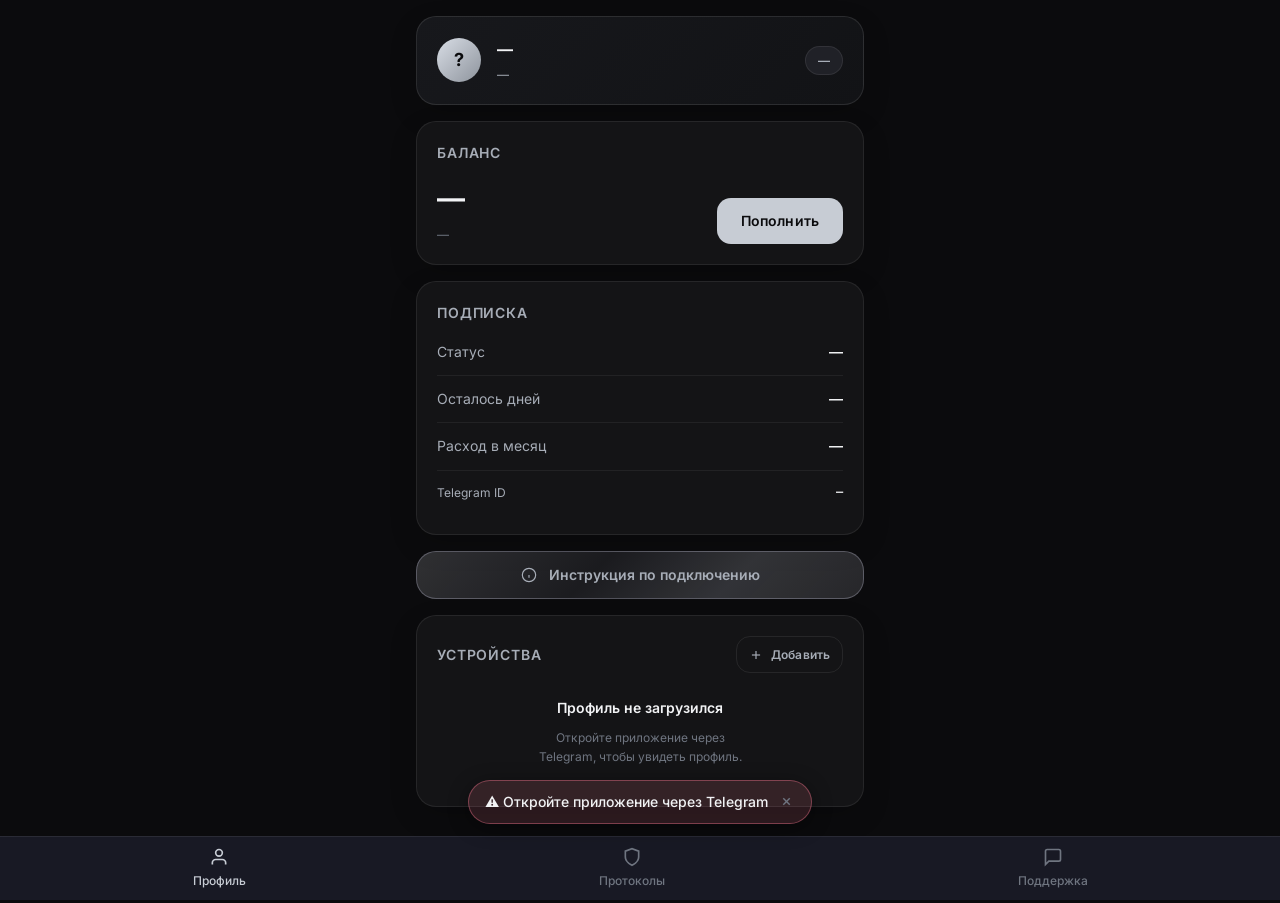
<file: webapp/index.html>
<!DOCTYPE html>
<html lang="ru">
<head>
  <meta charset="UTF-8">
  <meta name="viewport" content="width=device-width, initial-scale=1.0, viewport-fit=cover">
  <title>Metron VPN</title>
  <script>window.location.replace('pages/profile.html' + window.location.search);</script>
</head>
<body></body>
</html>
</file>
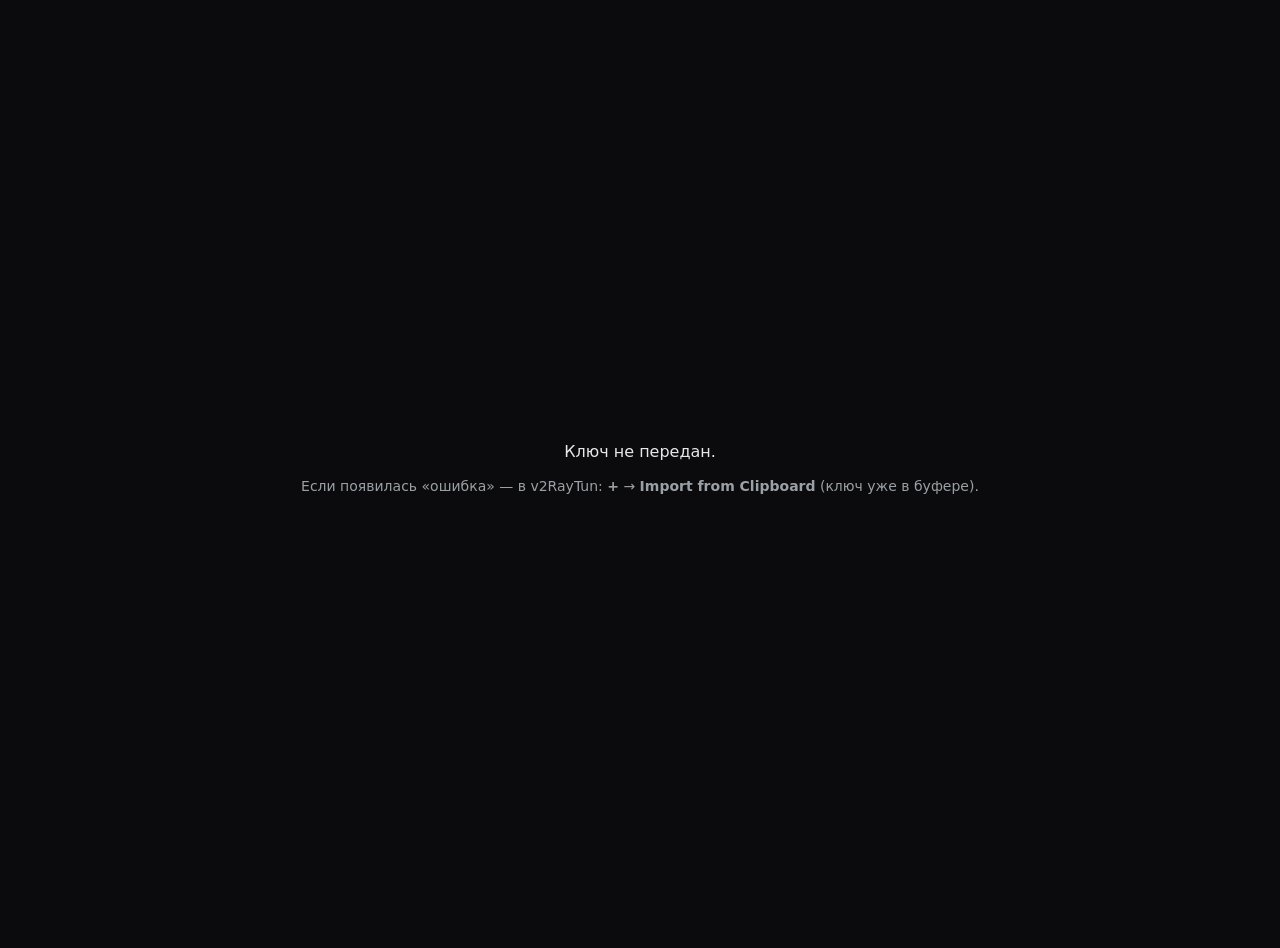
<file: webapp/pages/import-v2raytun.html>
<!DOCTYPE html>
<html lang="ru">
<head>
  <meta charset="UTF-8">
  <meta name="viewport" content="width=device-width, initial-scale=1.0">
  <title>Открытие v2RayTun…</title>
  <style>
    body {
      font-family: system-ui, sans-serif;
      background: #0b0b0d;
      color: #e8e8ea;
      display: flex;
      align-items: center;
      justify-content: center;
      min-height: 100vh;
      margin: 0;
      padding: 24px;
      text-align: center;
    }
    p { margin: 0 0 12px; line-height: 1.5; }
    a { color: #7aa2f7; word-break: break-all; }
    .hint { font-size: 14px; color: #9aa0a6; }
    .actions { margin-top: 16px; display: flex; flex-direction: column; gap: 10px; }
    .btn-link {
      display: inline-block;
      padding: 12px 16px;
      border-radius: 10px;
      background: #1a1a22;
      color: #e8e8ea;
      text-decoration: none;
      font-size: 15px;
    }
  </style>
</head>
<body>
  <div>
    <p id="status">Ключ скопирован. Открываем v2RayTun…</p>
    <p class="hint" id="hint">
      Если появилась «ошибка» — в v2RayTun: <strong>+</strong> → <strong>Import from Clipboard</strong>
      (ключ уже в буфере).
    </p>
    <div class="actions" id="actions" style="display:none;"></div>
  </div>
  <script>
    (function () {
      function copyToClipboard(text) {
        if (navigator.clipboard && window.isSecureContext) {
          return navigator.clipboard.writeText(text).catch(fallbackCopy);
        }
        return fallbackCopy();
        function fallbackCopy() {
          var ta = document.createElement('textarea');
          ta.value = text;
          ta.setAttribute('readonly', '');
          ta.style.position = 'fixed';
          ta.style.left = '-9999px';
          document.body.appendChild(ta);
          ta.select();
          try {
            document.execCommand('copy');
          } catch (e) { /* ignore */ }
          document.body.removeChild(ta);
          return Promise.resolve();
        }
      }

      /** Как в profile.js: не encodeURIComponent целиком. */
      function vlessForImport(vless) {
        return vless.replace(/#/g, '%23');
      }

      function tryNavigate(url) {
        try {
          window.location.replace(url);
        } catch (e) {
          window.location.href = url;
        }
      }

      var params = new URLSearchParams(window.location.search);
      var encoded = params.get('c');
      if (!encoded) {
        document.getElementById('status').textContent = 'Ключ не передан.';
        return;
      }

      var vless;
      try {
        var b64 = encoded.replace(/-/g, '+').replace(/_/g, '/');
        var padded = b64 + '='.repeat((4 - (b64.length % 4)) % 4);
        vless = decodeURIComponent(escape(atob(padded)));
      } catch (e) {
        document.getElementById('status').textContent = 'Не удалось разобрать ключ.';
        return;
      }

      var importPath = vlessForImport(vless);
      var deeplinkImport = 'v2raytun://import/' + importPath;
      var deeplinkVless = vless;

      copyToClipboard(vless);

      var actions = document.getElementById('actions');
      actions.style.display = 'flex';

      function addLink(label, href) {
        var a = document.createElement('a');
        a.className = 'btn-link';
        a.href = href;
        a.textContent = label;
        actions.appendChild(a);
      }

      addLink('Открыть в v2RayTun (импорт)', deeplinkImport);
      addLink('Открыть как vless://', deeplinkVless);

      // 1) официальный import с сырым VLESS (только # → %23)
      tryNavigate(deeplinkImport);

      // 2) запасной: системный обработчик vless://
      setTimeout(function () {
        tryNavigate(deeplinkVless);
      }, 700);

      setTimeout(function () {
        document.getElementById('status').textContent =
          'Если v2RayTun не импортировал ключ — нажмите кнопку ниже или вставьте из буфера (+ → Import from Clipboard).';
      }, 2000);
    })();
  </script>
</body>
</html>
</file>
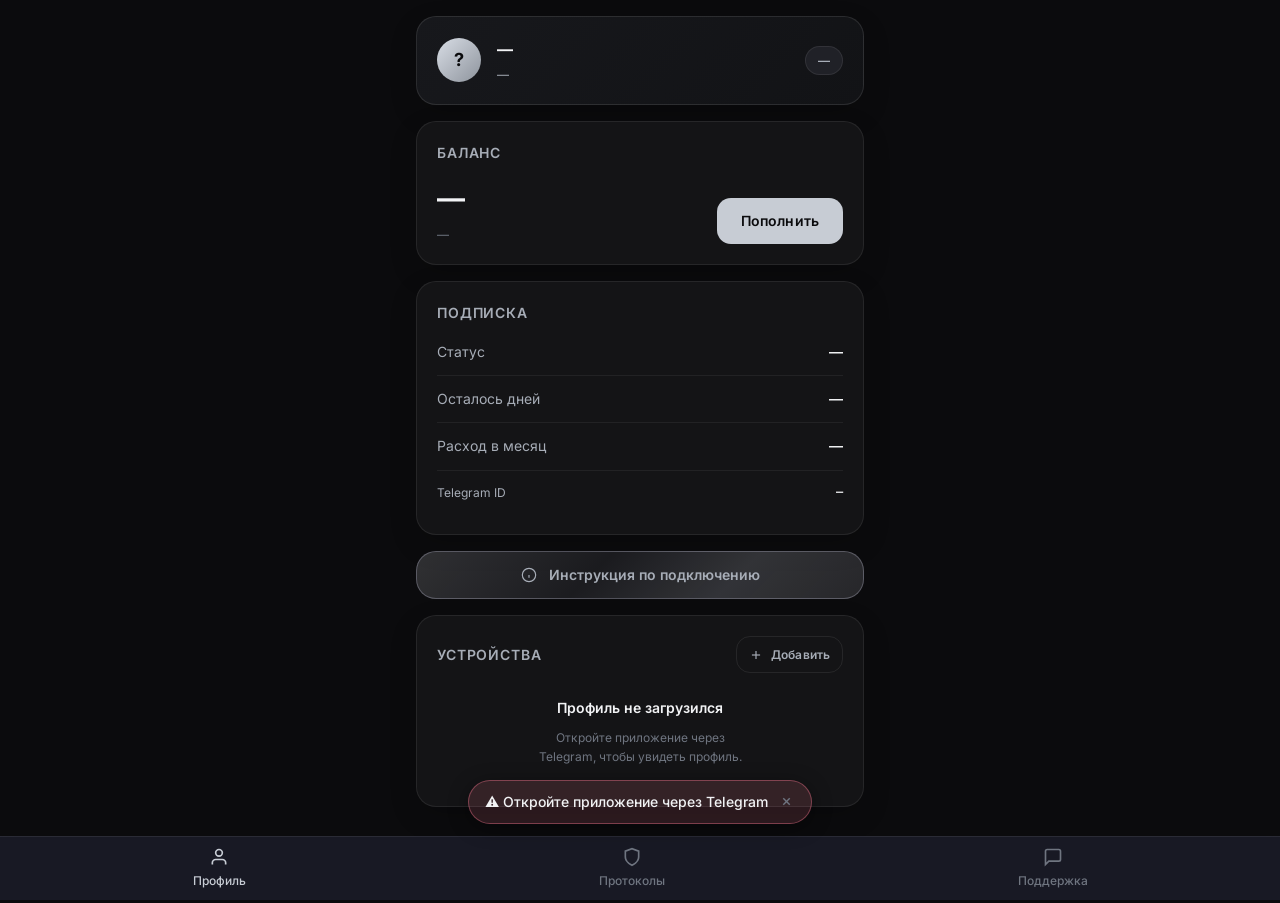
<file: webapp/pages/profile.html>
<!DOCTYPE html>
<html lang="ru">
<head>
  <meta charset="UTF-8">
  <meta name="viewport" content="width=device-width, initial-scale=1.0, viewport-fit=cover">
  <title>Metron — Профиль</title>
  <link rel="stylesheet" href="../assets/css/base.css">
  <link rel="stylesheet" href="../assets/css/animations.css">
  <link rel="stylesheet" href="../assets/css/components.css">
  <link rel="stylesheet" href="../assets/css/pages/profile.css">
</head>
<body>

  <main class="container page profile-page">

    <!-- Шапка: аватар + имя + статус -->
    <div class="card card-accent profile-hero" style="display:flex; align-items:center; gap:var(--space-4); margin-bottom:var(--space-4);">
      <div class="avatar" id="user-avatar">?</div>
      <div class="profile-identity" style="flex:1; min-width:0;">
        <div id="user-name" class="profile-name" style="font-weight:700; font-size:var(--text-base); white-space:nowrap; overflow:hidden; text-overflow:ellipsis;">—</div>
        <div id="user-username" class="text-muted profile-username" style="font-size:var(--text-xs);">—</div>
      </div>
      <span class="badge badge-muted" id="status-badge">—</span>
    </div>

    <!-- Баланс -->
    <div class="card profile-balance-card" style="margin-bottom:var(--space-4);">
      <div class="card-title" style="margin-bottom:var(--space-3);">Баланс</div>
      <div class="profile-balance-row" style="display:flex; align-items:flex-end; justify-content:space-between;">
        <div>
          <div class="balance-amount" id="balance-amount">—</div>
          <div class="balance-sub" id="balance-sub">—</div>
        </div>
        <button class="btn btn-primary profile-topup-btn" id="btn-topup" onclick="openTopup()" style="flex-shrink:0;">Пополнить</button>
      </div>
    </div>

    <!-- Статус подписки -->
    <div class="card profile-status-card" id="card-status" style="margin-bottom:var(--space-4);">
      <div class="card-title" style="margin-bottom:var(--space-1);">Подписка</div>
      <div class="stat-row">
        <span class="stat-label">Статус</span>
        <span class="stat-value" id="sub-status">—</span>
      </div>
      <div class="stat-row">
        <span class="stat-label">Осталось дней</span>
        <span class="stat-value" id="sub-days">—</span>
      </div>
      <div class="stat-row">
        <span class="stat-label">Расход в месяц</span>
        <span class="stat-value" id="sub-cost">—</span>
      </div>
      <div class="stat-row" style="border-top:1px solid var(--color-divider); padding-top:var(--space-3);">
        <span class="stat-label" style="font-size:var(--text-xs);">Telegram ID</span>
        <span class="stat-value font-mono" id="user-tg-id" style="font-size:var(--text-xs);">—</span>
      </div>
    </div>

    <!-- Инструкция -->
    <button class="btn-instruction" id="btn-instruction" style="margin-bottom:var(--space-4);" onclick="openInstruction()">
      <svg width="16" height="16" viewBox="0 0 24 24" fill="none" stroke="currentColor" stroke-width="1.75">
        <circle cx="12" cy="12" r="10"/>
        <line x1="12" y1="16" x2="12" y2="12"/>
        <line x1="12" y1="8" x2="12.01" y2="8"/>
      </svg>
      Инструкция по подключению
    </button>

    <!-- Устройства -->
    <div class="card profile-devices-card" style="margin-bottom:var(--space-4);">
      <div class="profile-devices-header" style="display:flex; align-items:center; justify-content:space-between; margin-bottom:var(--space-1);">
        <div class="card-title">Устройства</div>
        <button class="btn btn-ghost profile-add-device-btn" id="btn-add-device" onclick="openAddDevice()" style="padding:var(--space-2) var(--space-3); font-size:var(--text-xs); gap:var(--space-2);">
          <svg width="14" height="14" viewBox="0 0 24 24" fill="none" stroke="currentColor" stroke-width="2">
            <line x1="12" y1="5" x2="12" y2="19"/><line x1="5" y1="12" x2="19" y2="12"/>
          </svg>
          Добавить
        </button>
      </div>
      <div id="devices-list" class="devices-list" aria-live="polite">
        <div class="stat-row" style="border-top:none;">
          <span class="stat-label" style="font-style:italic;">Загрузка...</span>
        </div>
      </div>
    </div>

  </main>

  <!-- Навбар -->
  <nav class="bottom-nav">
    <a href="profile.html" class="nav-item active">
      <svg width="20" height="20" viewBox="0 0 24 24" fill="none" stroke="currentColor" stroke-width="2">
        <path d="M20 21v-2a4 4 0 0 0-4-4H8a4 4 0 0 0-4 4v2"/><circle cx="12" cy="7" r="4"/>
      </svg>
      <span>Профиль</span>
    </a>
    <a href="protocols.html" class="nav-item">
      <svg width="20" height="20" viewBox="0 0 24 24" fill="none" stroke="currentColor" stroke-width="2">
        <path d="M12 22s8-4 8-10V5l-8-3-8 3v7c0 6 8 10 8 10z"/>
      </svg>
      <span>Протоколы</span>
    </a>
    <a href="support.html" class="nav-item">
      <svg width="20" height="20" viewBox="0 0 24 24" fill="none" stroke="currentColor" stroke-width="2">
        <path d="M21 15a2 2 0 0 1-2 2H7l-4 4V5a2 2 0 0 1 2-2h14a2 2 0 0 1 2 2z"/>
      </svg>
      <span>Поддержка</span>
    </a>
  </nav>

  <!-- ======================================================
       Modal: ИНСТРУКЦИЯ ПО ПОДКЛЮЧЕНИЮ
       ====================================================== -->
  <div class="modal-overlay modal-tall" id="modal-instruction">
    <div class="modal-sheet">

      <!-- Заголовок -->
      <div style="display:flex; align-items:center; justify-content:space-between; margin-bottom:var(--space-5);">
        <div>
          <div style="font-size:var(--text-base); font-weight:700;">📖 Инструкция по подключению</div>
          <div style="font-size:var(--text-xs); color:var(--color-text-faint); margin-top:var(--space-1);">v2RayTun · VLESS · Reality · XHTTP</div>
        </div>
        <button onclick="closeModal('modal-instruction')" style="padding:var(--space-2); color:var(--color-text-faint);" aria-label="Закрыть">
          <svg width="18" height="18" viewBox="0 0 24 24" fill="none" stroke="currentColor" stroke-width="2">
            <line x1="18" y1="6" x2="6" y2="18"/><line x1="6" y1="6" x2="18" y2="18"/>
          </svg>
        </button>
      </div>

      <hr class="instr-divider" style="margin-top:0;">

      <!-- ШАГ 1 -->
      <div class="instr-step">
        <div class="instr-step-header">
          <div class="instr-step-num">1</div>
          <div class="instr-step-title">🔑 Скопируйте ваш ключ</div>
        </div>
        <div class="instr-step-body">
          <p>Нажмите на иконку копирования рядом с ключом устройства — он скопируется автоматически.</p>
          <div class="instr-key-preview" id="instr-key-preview">vless://…</div>
        </div>
      </div>

      <hr class="instr-divider">

      <!-- ШАГ 2 -->
      <div class="instr-step">
        <div class="instr-step-header">
          <div class="instr-step-num">2</div>
          <div class="instr-step-title">📲 Установите приложение</div>
        </div>
        <div class="instr-step-body">
          <div class="instr-platform">
            <span class="instr-platform-icon">💙</span>
            <span><strong>iPhone / iPad (iOS):</strong><br>Откройте App Store и скачайте <strong>v2RayTun</strong></span>
          </div>
          <div class="instr-platform">
            <span class="instr-platform-icon">💚</span>
            <span><strong>Android:</strong><br>Скачайте <a href="https://play.google.com/store/apps/details?id=com.v2raytun.android" target="_blank" rel="noopener noreferrer">v2RayTun в Google Play</a></span>
          </div>
          <div class="instr-platform">
            <span class="instr-platform-icon">🖥</span>
            <span><strong>Windows / macOS / Linux:</strong><br>Скачайте с сайта <a href="https://v2raytun.com/" target="_blank" rel="noopener noreferrer">v2raytun.com</a> — выберите свою ОС</span>
          </div>
        </div>
      </div>

      <hr class="instr-divider">

      <!-- ШАГ 3 -->
      <div class="instr-step">
        <div class="instr-step-header">
          <div class="instr-step-num">3</div>
          <div class="instr-step-title">⚙️ Добавьте ключ в приложение</div>
        </div>
        <div class="instr-step-body">
          <p>1. Откройте <strong>v2RayTun</strong></p>
          <p>2. Нажмите <strong>[ + ]</strong> в правом верхнем углу</p>
          <p>3. Выберите <strong>«Import from Clipboard»</strong></p>
          <p>4. Ключ вставится автоматически — нажмите <strong>«Save»</strong></p>
        </div>
      </div>

      <hr class="instr-divider">

      <!-- ШАГ 4 -->
      <div class="instr-step" style="margin-bottom:0;">
        <div class="instr-step-header">
          <div class="instr-step-num">4</div>
          <div class="instr-step-title">🟢 Включите VPN</div>
        </div>
        <div class="instr-step-body">
          <p>1. Выберите сохранённый конфиг <strong>(MetronVPN)</strong></p>
          <p>2. Нажмите большую кнопку подключения посередине</p>
          <p>3. При первом запуске iOS/Android запросит разрешение — нажмите <strong>«Allow»</strong></p>
          <p>4. В статусной строке появится значок «VPN» — всё работает! 🎉</p>
        </div>
      </div>

      <!-- Блок: если не работает -->
      <div class="instr-trouble">
        <div class="instr-trouble-title">🔄 Если не работает:</div>
        <ul>
          <li>Проверьте баланс в личном кабинете</li>
          <li>Попробуйте переподключиться (выключить и включить)</li>
          <li>Если не помогло — напишите в поддержку 👇</li>
        </ul>
      </div>

      <!-- Действия -->
      <div class="modal-actions" style="margin-top:var(--space-5);">
        <button class="btn btn-primary btn-full" id="btn-instr-copy" onclick="copyKeyFromInstruction()">
          <svg width="14" height="14" viewBox="0 0 24 24" fill="none" stroke="currentColor" stroke-width="2">
            <rect x="9" y="9" width="13" height="13" rx="2"/><path d="M5 15H4a2 2 0 0 1-2-2V4a2 2 0 0 1 2-2h9a2 2 0 0 1 2 2v1"/>
          </svg>
          Скопировать ключ
        </button>
        <button
          type="button"
          class="btn btn-secondary btn-full"
          id="btn-instr-deeplink"
          style="display:none;"
        >
          Открыть в v2RayTun
        </button>
        <button class="btn btn-ghost btn-full" id="btn-instr-support" onclick="openSupport()">
          <svg width="14" height="14" viewBox="0 0 24 24" fill="none" stroke="currentColor" stroke-width="2">
            <path d="M21 15a2 2 0 0 1-2 2H7l-4 4V5a2 2 0 0 1 2-2h14a2 2 0 0 1 2 2z"/>
          </svg>
          Написать в поддержку
        </button>
        <button class="btn btn-ghost btn-full" onclick="closeModal('modal-instruction')">Закрыть</button>
      </div>

    </div>
  </div>

  <!-- ======================================================
       Modal: шторка устройства (детали + ротация + удаление)
       ====================================================== -->
  <div class="modal-overlay" id="modal-device">
    <div class="modal-sheet">

      <!-- Заголовок: имя + статус -->
      <div class="device-sheet-header">
        <div class="device-sheet-dot" id="ds-dot"></div>
        <div style="flex:1; min-width:0;">
          <div class="device-sheet-name" id="ds-name">—</div>
          <div class="device-sheet-status" id="ds-status">—</div>
        </div>
        <button
          onclick="closeModal('modal-device')"
          style="flex-shrink:0; padding:var(--space-2); color:var(--color-text-faint);"
          aria-label="Закрыть"
        >
          <svg width="18" height="18" viewBox="0 0 24 24" fill="none" stroke="currentColor" stroke-width="2">
            <line x1="18" y1="6" x2="6" y2="18"/><line x1="6" y1="6" x2="18" y2="18"/>
          </svg>
        </button>
      </div>

      <!-- VLESS-ключ устройства -->
      <div id="ds-key-section" style="margin-bottom:var(--space-5);">
        <div class="device-sheet-key-label">VLESS-ключ</div>
        <div class="key-block">
          <span class="key-text" id="ds-key-text">—</span>
          <button class="copy-btn" onclick="copyDeviceSheetKey()" aria-label="Скопировать ключ">
            <svg width="16" height="16" viewBox="0 0 24 24" fill="none" stroke="currentColor" stroke-width="2">
              <rect x="9" y="9" width="13" height="13" rx="2"/>
              <path d="M5 15H4a2 2 0 0 1-2-2V4a2 2 0 0 1 2-2h9a2 2 0 0 1 2 2v1"/>
            </svg>
          </button>
        </div>
        <button
          type="button"
          id="ds-deeplink-btn"
          class="btn btn-secondary btn-full"
          style="margin-top:var(--space-3); display:none;"
        >
          Открыть в v2RayTun
        </button>
      </div>

      <!-- Действия -->
      <div class="modal-actions" id="ds-actions">
        <!-- Заполняется динамически в openDeviceSheet() -->
      </div>

    </div>
  </div>

  <!-- Modal: подтверждение удаления -->
  <div class="modal-overlay" id="modal-delete">
    <div class="modal-sheet">
      <div class="modal-title" id="modal-delete-title">Отключить устройство?</div>
      <div class="modal-desc" id="modal-delete-desc">Устройство будет отключено. Списание прекратится.</div>
      <div class="modal-actions">
        <button class="btn btn-danger btn-full" id="btn-confirm-delete">Отключить</button>
        <button class="btn btn-ghost btn-full" onclick="closeModal('modal-delete')">Отмена</button>
      </div>
    </div>
  </div>

    <!-- Modal: хард-удаление устройства -->
  <div class="modal-overlay" id="modal-hard-delete">
    <div class="modal-sheet">
      <div class="modal-title" id="modal-hard-delete-title">Удалить устройство?</div>
      <div class="modal-desc" id="modal-hard-delete-desc">Устройство будет полностью удалено из панели и из системы. Это действие необратимо.</div>
      <div class="modal-actions">
        <button class="btn btn-danger btn-full" id="btn-confirm-hard-delete">🗑 Удалить насовсем</button>
        <button class="btn btn-ghost btn-full" onclick="closeModal('modal-hard-delete')">Отмена</button>
      </div>
    </div>
  </div>

  <!-- Modal: добавить устройство -->
  <div class="modal-overlay" id="modal-add">
    <div class="modal-sheet">
      <div class="modal-title">Новое устройство</div>
      <div class="modal-desc">Введите название устройства, например: iPhone, Ноутбук.</div>
      <input class="input-field" id="input-device-name" type="text" maxlength="50" placeholder="Название устройства" style="margin-bottom:var(--space-4);" />
      <div class="modal-actions">
        <button class="btn btn-primary btn-full" id="btn-confirm-add" onclick="confirmAddDevice()">Добавить</button>
        <button class="btn btn-ghost btn-full" onclick="closeModal('modal-add')">Отмена</button>
      </div>
    </div>
  </div>

  <!-- Modal: новый ключ устройства после ротации -->
  <div class="modal-overlay" id="modal-new-key">
    <div class="modal-sheet">
      <div class="modal-title">Ключ обновлён ✅</div>
      <div class="modal-desc">Новый VLESS-ключ для устройства. Вставьте его в приложение.</div>
      <div class="key-block" style="margin-bottom:var(--space-5);">
        <span class="key-text" id="modal-new-key-text"></span>
        <button class="copy-btn" onclick="copyModalKey()" aria-label="Скопировать ключ">
          <svg width="16" height="16" viewBox="0 0 24 24" fill="none" stroke="currentColor" stroke-width="2">
            <rect x="9" y="9" width="13" height="13" rx="2"/>
            <path d="M5 15H4a2 2 0 0 1-2-2V4a2 2 0 0 1 2-2h9a2 2 0 0 1 2 2v1"/>
          </svg>
        </button>
      </div>
      <div class="modal-actions">
        <button class="btn btn-primary btn-full" onclick="copyModalKey()">Скопировать</button>
        <button class="btn btn-ghost btn-full" onclick="closeModal('modal-new-key')">Закрыть</button>
      </div>
    </div>
  </div>

  <script src="https://telegram.org/js/telegram-web-app.js"></script>
  <script type="module" src="../assets/js/pages/profile.js"></script>

</body>
</html>
</file>
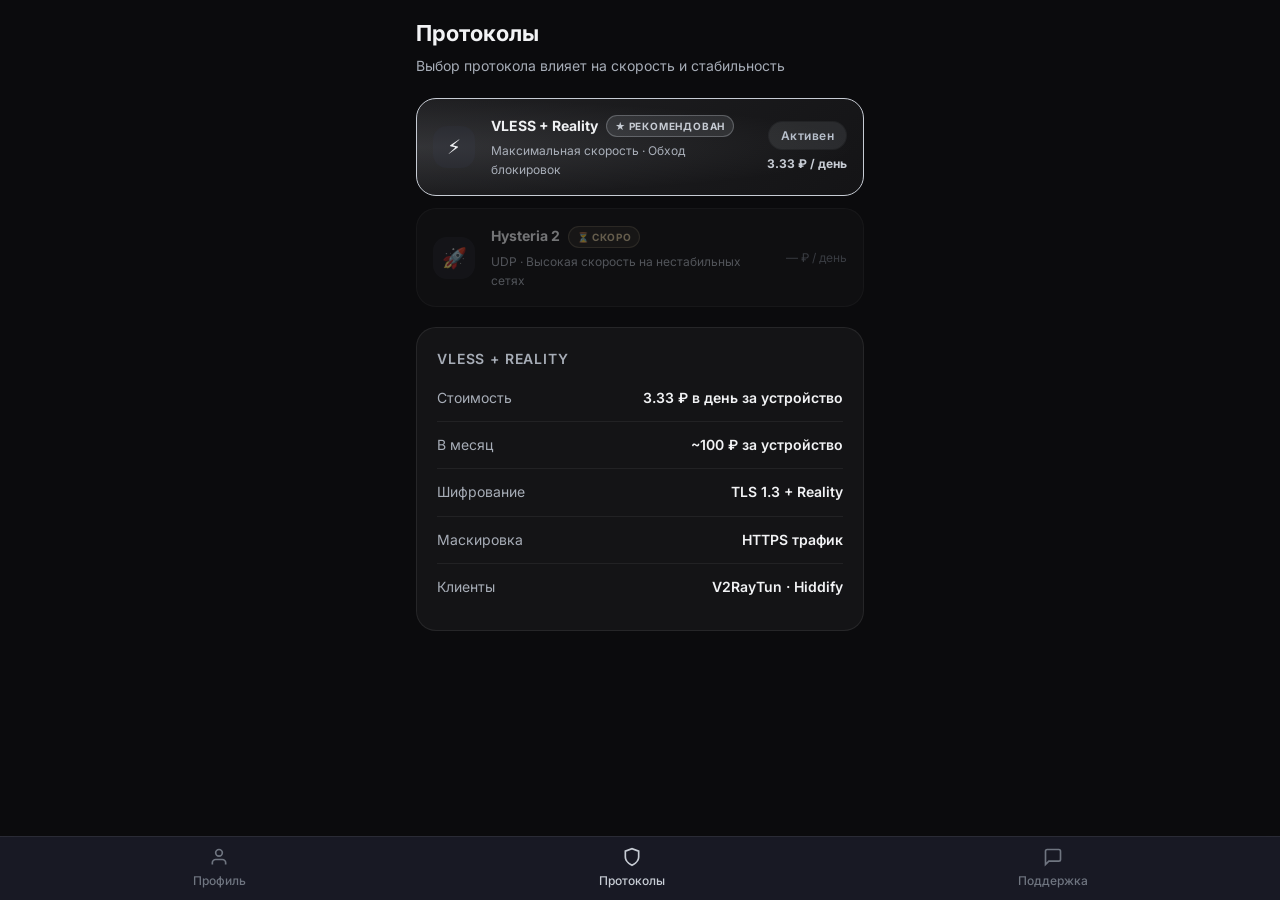
<file: webapp/pages/protocols.html>
<!DOCTYPE html>
<html lang="ru">
<head>
  <meta charset="UTF-8">
  <meta name="viewport" content="width=device-width, initial-scale=1.0, viewport-fit=cover">
  <title>Metron — Протоколы</title>
  <link rel="stylesheet" href="../assets/css/base.css">
  <link rel="stylesheet" href="../assets/css/animations.css">
  <link rel="stylesheet" href="../assets/css/components.css">
  <style>
    .protocol-card.active {
      border-color: var(--color-primary);
      background: linear-gradient(135deg,
        color-mix(in oklch, var(--color-primary) 8%, var(--color-surface)) 0%,
        var(--color-surface) 100%
      );
      position: relative;
      overflow: hidden;
    }
    .protocol-card.active::before {
      content: '';
      position: absolute;
      inset: 0;
      background: radial-gradient(ellipse at 0% 50%, color-mix(in oklch, var(--color-primary) 12%, transparent) 0%, transparent 70%);
      pointer-events: none;
    }

    .protocol-card.coming-soon {
      opacity: 0.45;
      cursor: default;
      pointer-events: none;
    }

    .protocol-price {
      font-size: var(--text-xs);
      font-weight: 700;
      color: var(--color-primary);
      white-space: nowrap;
    }
    .protocol-price-muted {
      font-size: var(--text-xs);
      color: var(--color-text-faint);
      white-space: nowrap;
    }

    .rec-tag {
      display: inline-flex;
      align-items: center;
      font-size: 10px;
      font-weight: 700;
      letter-spacing: 0.08em;
      text-transform: uppercase;
      color: var(--color-primary);
      background: color-mix(in oklch, var(--color-primary) 12%, transparent);
      border: 1px solid color-mix(in oklch, var(--color-primary) 30%, transparent);
      border-radius: var(--radius-full);
      padding: 2px 8px;
    }

    .soon-tag {
      display: inline-flex;
      align-items: center;
      font-size: 10px;
      font-weight: 700;
      letter-spacing: 0.06em;
      text-transform: uppercase;
      color: var(--color-warning);
      background: color-mix(in oklch, var(--color-warning) 10%, transparent);
      border: 1px solid color-mix(in oklch, var(--color-warning) 25%, transparent);
      border-radius: var(--radius-full);
      padding: 2px 8px;
    }

    .info-row {
      display: flex;
      justify-content: space-between;
      align-items: center;
      padding-block: var(--space-3);
    }
    .info-row + .info-row { border-top: 1px solid var(--color-divider); }
    .info-label { font-size: var(--text-sm); color: var(--color-text-muted); }
    .info-value { font-size: var(--text-sm); font-weight: 600; }
  </style>
</head>
<body>

  <main class="container page">

    <!-- Шапка -->
    <div style="margin-bottom: var(--space-5);">
      <h1 style="font-size: var(--text-xl); font-weight: 700;">Протоколы</h1>
      <p class="text-muted" style="font-size: var(--text-sm); margin-top: var(--space-1);">
        Выбор протокола влияет на скорость и стабильность
      </p>
    </div>

    <!-- Протоколы -->
    <div style="display: flex; flex-direction: column; gap: var(--space-3); margin-bottom: var(--space-5);">

      <!-- VLESS + Reality — активный -->
      <div class="protocol-card active">
        <div class="protocol-icon">⚡</div>
        <div style="flex:1; min-width:0;">
          <div style="display:flex; align-items:center; gap:var(--space-2); margin-bottom:var(--space-1); flex-wrap:wrap;">
            <span style="font-weight: 700; font-size: var(--text-sm);">VLESS + Reality</span>
            <span class="rec-tag">★ Рекомендован</span>
          </div>
          <div style="font-size: var(--text-xs); color: var(--color-text-muted);">
            Максимальная скорость · Обход блокировок
          </div>
        </div>
        <div style="display:flex; flex-direction:column; align-items:flex-end; gap:var(--space-1); flex-shrink:0;">
          <span class="badge badge-success">Активен</span>
          <span class="protocol-price">3.33 ₽ / день</span>
        </div>
      </div>

      <!-- Hysteria 2 — скоро -->
      <div class="protocol-card coming-soon">
        <div class="protocol-icon">🚀</div>
        <div style="flex:1; min-width:0;">
          <div style="display:flex; align-items:center; gap:var(--space-2); margin-bottom:var(--space-1); flex-wrap:wrap;">
            <span style="font-weight: 700; font-size: var(--text-sm);">Hysteria 2</span>
            <span class="soon-tag">⏳ Скоро</span>
          </div>
          <div style="font-size: var(--text-xs); color: var(--color-text-muted);">
            UDP · Высокая скорость на нестабильных сетях
          </div>
        </div>
        <div style="display:flex; flex-direction:column; align-items:flex-end; gap:var(--space-1); flex-shrink:0;">
          <span class="protocol-price-muted">— ₽ / день</span>
        </div>
      </div>

    </div>

    <!-- Детали -->
    <div class="card">
      <div class="card-title" style="margin-bottom: var(--space-1);">VLESS + Reality</div>
      <div class="info-row">
        <span class="info-label">Стоимость</span>
        <span class="info-value">3.33 ₽ в день за устройство</span>
      </div>
      <div class="info-row">
        <span class="info-label">В месяц</span>
        <span class="info-value">~100 ₽ за устройство</span>
      </div>
      <div class="info-row">
        <span class="info-label">Шифрование</span>
        <span class="info-value">TLS 1.3 + Reality</span>
      </div>
      <div class="info-row">
        <span class="info-label">Маскировка</span>
        <span class="info-value">HTTPS трафик</span>
      </div>
      <div class="info-row">
        <span class="info-label">Клиенты</span>
        <span class="info-value">V2RayTun · Hiddify</span>
      </div>
    </div>

  </main>

  <!-- Навбар -->
  <nav class="bottom-nav">
    <a href="profile.html" class="nav-item">
      <svg width="20" height="20" viewBox="0 0 24 24" fill="none" stroke="currentColor" stroke-width="2">
        <path d="M20 21v-2a4 4 0 0 0-4-4H8a4 4 0 0 0-4 4v2"/><circle cx="12" cy="7" r="4"/>
      </svg>
      <span>Профиль</span>
    </a>
    <a href="protocols.html" class="nav-item active">
      <svg width="20" height="20" viewBox="0 0 24 24" fill="none" stroke="currentColor" stroke-width="2">
        <path d="M12 22s8-4 8-10V5l-8-3-8 3v7c0 6 8 10 8 10z"/>
      </svg>
      <span>Протоколы</span>
    </a>
    <a href="support.html" class="nav-item">
      <svg width="20" height="20" viewBox="0 0 24 24" fill="none" stroke="currentColor" stroke-width="2">
        <path d="M21 15a2 2 0 0 1-2 2H7l-4 4V5a2 2 0 0 1 2-2h14a2 2 0 0 1 2 2z"/>
      </svg>
      <span>Поддержка</span>
    </a>
  </nav>

  <div class="toast" id="toast" style="display:none;"></div>

  <script src="https://telegram.org/js/telegram-web-app.js"></script>
  <script type="module">
    const tg = window.Telegram?.WebApp;
    if (tg) { tg.expand(); tg.ready(); }
  </script>

</body>
</html>
</file>
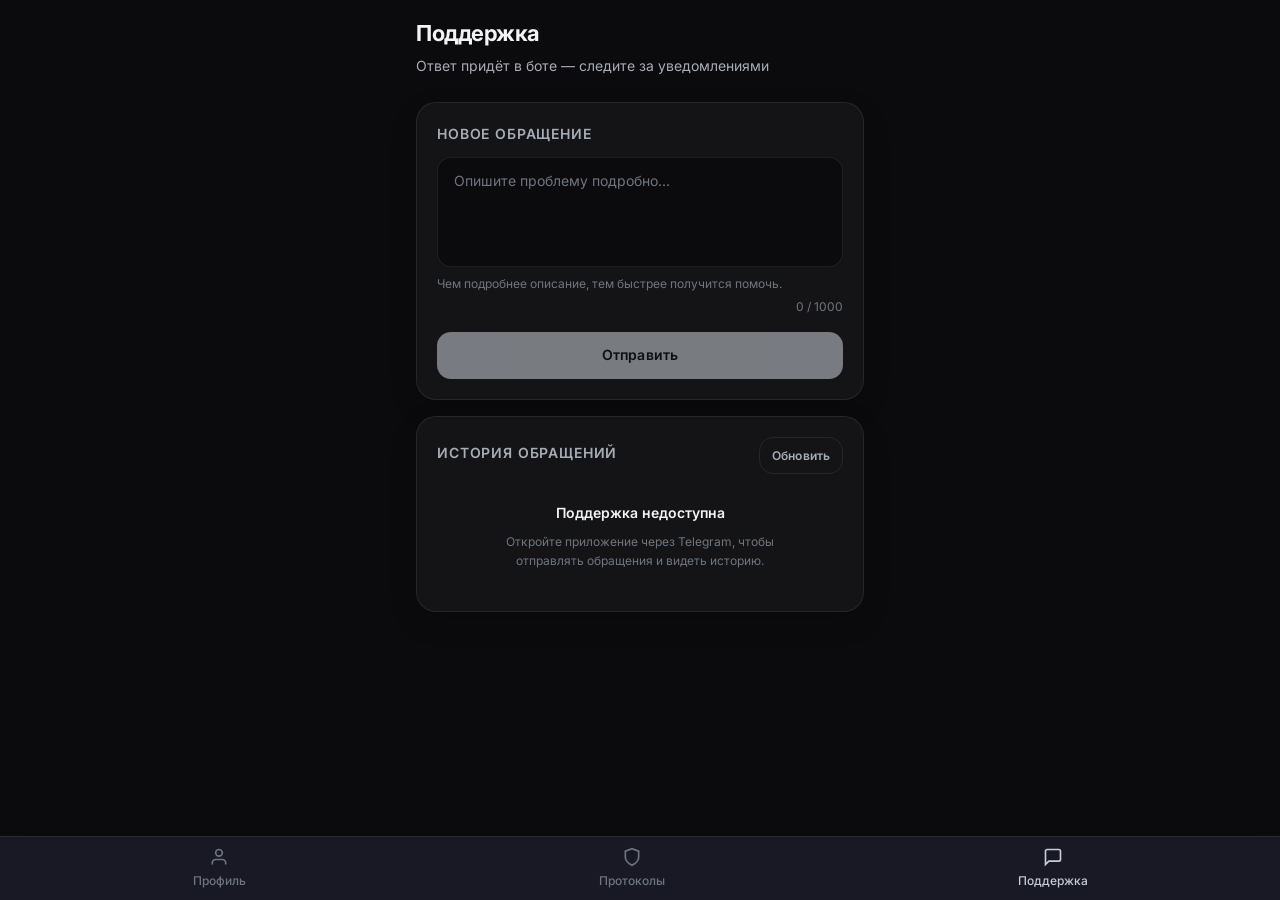
<file: webapp/pages/support.html>
<!DOCTYPE html>
<html lang="ru">
<head>
  <meta charset="UTF-8">
  <meta name="viewport" content="width=device-width, initial-scale=1.0, viewport-fit=cover">
  <title>Metron — Поддержка</title>
  <link rel="stylesheet" href="../assets/css/base.css">
  <link rel="stylesheet" href="../assets/css/animations.css">
  <link rel="stylesheet" href="../assets/css/components.css">
  <link rel="stylesheet" href="../assets/css/pages/support.css">
</head>
<body>

  <main class="container page support-page">

    <div class="support-hero" style="margin-bottom: var(--space-6);">
      <h1 class="support-title" style="font-size: var(--text-xl); font-weight: 700;">Поддержка</h1>
      <p class="text-muted support-subtitle" style="font-size: var(--text-sm); margin-top: var(--space-1);">
        Ответ придёт в боте — следите за уведомлениями
      </p>
    </div>

    <!-- Форма -->
    <div class="card support-form-card" style="margin-bottom: var(--space-4);">
      <div class="card-title" style="margin-bottom: var(--space-3);">Новое обращение</div>

      <textarea
        class="support-textarea"
        id="support-text"
        placeholder="Опишите проблему подробно..."
        maxlength="1000"
        oninput="onTextInput()"
      ></textarea>
      <div class="support-text-hint">Чем подробнее описание, тем быстрее получится помочь.</div>
      <div class="char-counter" id="char-counter">0 / 1000</div>

      <!-- Прикрепить файл — скрыто визуально, логика сохранена -->
      <div class="attach-area" id="attach-area" style="display:none;">
        <button class="attach-btn" onclick="document.getElementById('file-input').click()">
          <svg width="14" height="14" viewBox="0 0 24 24" fill="none" stroke="currentColor" stroke-width="2">
            <path d="M21.44 11.05l-9.19 9.19a6 6 0 0 1-8.49-8.49l9.19-9.19a4 4 0 0 1 5.66 5.66L9.41 17.41a2 2 0 0 1-2.83-2.83l8.49-8.48"/>
          </svg>
          Прикрепить файл
        </button>
        <!-- чипы файлов будут добавляться сюда -->
      </div>

      <!-- Скрытый input -->
      <input
        type="file"
        id="file-input"
        multiple
        accept="image/*,video/*,.pdf,.txt,.log"
        style="display:none;"
        onchange="onFilesSelected(this)"
      />

      <button
        class="btn btn-primary btn-full"
        id="btn-send"
        onclick="sendTicket()"
        style="margin-top: var(--space-4);"
        disabled
      >
        Отправить
      </button>
    </div>

    <!-- История -->
    <div class="card support-history-card">
      <div class="support-history-header">
        <div class="card-title" style="margin-bottom: var(--space-1);">История обращений</div>
        <button class="btn btn-ghost support-refresh-btn" id="btn-refresh-tickets" onclick="refreshTickets()" type="button">Обновить</button>
      </div>
      <div id="tickets-list" class="tickets-list" aria-live="polite">
        <div style="padding:var(--space-4) 0; text-align:center;">
          <span style="font-size:var(--text-sm); color:var(--color-text-faint); font-style:italic;">Загрузка...</span>
        </div>
      </div>
    </div>

  </main>

  <!-- Навбар -->
  <nav class="bottom-nav">
    <a href="profile.html" class="nav-item">
      <svg width="20" height="20" viewBox="0 0 24 24" fill="none" stroke="currentColor" stroke-width="2">
        <path d="M20 21v-2a4 4 0 0 0-4-4H8a4 4 0 0 0-4 4v2"/><circle cx="12" cy="7" r="4"/>
      </svg>
      <span>Профиль</span>
    </a>
    <a href="protocols.html" class="nav-item">
      <svg width="20" height="20" viewBox="0 0 24 24" fill="none" stroke="currentColor" stroke-width="2">
        <path d="M12 22s8-4 8-10V5l-8-3-8 3v7c0 6 8 10 8 10z"/>
      </svg>
      <span>Протоколы</span>
    </a>
    <a href="support.html" class="nav-item active">
      <svg width="20" height="20" viewBox="0 0 24 24" fill="none" stroke="currentColor" stroke-width="2">
        <path d="M21 15a2 2 0 0 1-2 2H7l-4 4V5a2 2 0 0 1 2-2h14a2 2 0 0 1 2 2z"/>
      </svg>
      <span>Поддержка</span>
    </a>
  </nav>

  <div class="toast" id="toast" style="display:none;"></div>

  <script src="https://telegram.org/js/telegram-web-app.js"></script>
  <script type="module" src="../assets/js/pages/support.js"></script>

</body>
</html>
</file>
<file: webapp/assets/css/base.css>
/* ============================================
   METRON WEBAPP — BASE
   Art direction: dark VPN dashboard
   Palette: tokyonight — #1a1b27 surfaces, #7aa2f7 accent
   Typography: Inter body
   Density: balanced
   ============================================ */

@import url('https://fonts.googleapis.com/css2?family=Inter:wght@300..700&family=Fira+Code:wght@400;500&display=swap');

:root {
  /* Surfaces */
  --color-bg:              #0b0b0d;
  --color-surface:         #141416;
  --color-surface-2:       #1a1b1f;
  --color-surface-offset:  #202127;
  --color-border:          rgba(255, 255, 255, 0.08);
  --color-divider:         rgba(255, 255, 255, 0.06);

  /* Text */
  --color-text:            #f2f3f5;
  --color-text-muted:      #a7adb7;
  --color-text-faint:      #6f7580;

  /* Accent — silver */
  --color-primary:         #c7ccd4;
  --color-primary-hover:   #e1e5ea;
  --color-primary-glow:    rgba(199, 204, 212, 0.14);

  /* Status */
  --color-success:         #b8c0cc;
  --color-success-glow:    rgba(184, 192, 204, 0.12);
  --color-warning:         #d4c29a;
  --color-error:           #c58f8f;
  --color-error-glow:      rgba(197, 143, 143, 0.12);

  /* Type scale */
  --text-xs:    0.75rem;   /* 12px */
  --text-sm:    0.875rem;  /* 14px */
  --text-base:  1rem;      /* 16px */
  --text-lg:    1.125rem;  /* 18px */
  --text-xl:    1.375rem;  /* 22px */
  --text-2xl:   1.75rem;   /* 28px */

  /* Spacing */
  --space-1:  0.25rem;
  --space-2:  0.5rem;
  --space-3:  0.75rem;
  --space-4:  1rem;
  --space-5:  1.25rem;
  --space-6:  1.5rem;
  --space-8:  2rem;
  --space-10: 2.5rem;
  --space-12: 3rem;

  /* Radius */
  --radius-sm:   0.5rem;
  --radius-md:   0.875rem;
  --radius-lg:   1.25rem;
  --radius-xl:   1.75rem;
  --radius-full: 9999px;

  /* Transitions */
  --transition: 180ms cubic-bezier(0.16, 1, 0.3, 1);
  --transition-slow: 320ms cubic-bezier(0.16, 1, 0.3, 1);

  /* Fonts */
  --font-body:    'Inter', system-ui, sans-serif;
  --font-mono:    'Fira Code', 'Courier New', monospace;

  /* Layout */
  --nav-height:   64px;
  --max-width:    480px;
}

/* ---- Reset ---- */
*, *::before, *::after { box-sizing: border-box; margin: 0; padding: 0; }

html {
  -webkit-font-smoothing: antialiased;
  -moz-osx-font-smoothing: grayscale;
  text-rendering: optimizeLegibility;
  height: 100%;
}

body {
  font-family: var(--font-body);
  font-size: var(--text-base);
  color: var(--color-text);
  background-color: var(--color-bg);
  min-height: 100dvh;
  line-height: 1.6;
  overflow-x: hidden;
}

img, svg { display: block; max-width: 100%; }
button { cursor: pointer; background: none; border: none; font: inherit; color: inherit; }
a { color: inherit; text-decoration: none; }
ul { list-style: none; }

::selection {
  background: var(--color-primary-glow);
  color: var(--color-text);
}

:focus-visible {
  outline: 2px solid var(--color-primary);
  outline-offset: 3px;
  border-radius: var(--radius-sm);
}

/* ---- Layout helpers ---- */
.container {
  max-width: var(--max-width);
  margin-inline: auto;
  padding-inline: var(--space-4);
}

.page {
  padding-bottom: calc(var(--nav-height) + env(safe-area-inset-bottom, 0px) + var(--space-4));
}

/* ---- Typography helpers ---- */
.text-muted  { color: var(--color-text-muted); }
.text-faint  { color: var(--color-text-faint); }
.text-accent { color: var(--color-primary); }
.text-success { color: var(--color-success); }
.text-error  { color: var(--color-error); }
.font-mono   { font-family: var(--font-mono); }

.bottom-nav {
  height: calc(var(--nav-height) + env(safe-area-inset-bottom, 0px));
  padding-bottom: env(safe-area-inset-bottom, 0px);
}

@media (prefers-reduced-motion: reduce) {
  *, *::before, *::after {
    animation-duration: 0.01ms !important;
    transition-duration: 0.01ms !important;
  }
}

/* Safe area для Telegram WebView */
:root {
  --safe-top: env(safe-area-inset-top, 0px);
  --safe-bottom: env(safe-area-inset-bottom, 0px);
}

.page {
  padding-top: calc(var(--space-4) + var(--safe-top));
  padding-bottom: calc(var(--nav-height) + var(--safe-bottom) + var(--space-4));
}

.bottom-nav {
  height: calc(var(--nav-height) + var(--safe-bottom));
  padding-bottom: var(--safe-bottom);
}
</file>
<file: webapp/assets/css/animations.css>
/* ============================================
   METRON WEBAPP — ANIMATIONS
   ============================================ */

/* ---- Keyframes ---- */
@keyframes fadeIn {
  from { opacity: 0; transform: translateY(12px); }
  to   { opacity: 1; transform: translateY(0); }
}

@keyframes fadeInFast {
  from { opacity: 0; }
  to   { opacity: 1; }
}

@keyframes slideUp {
  from { opacity: 0; transform: translateY(24px); }
  to   { opacity: 1; transform: translateY(0); }
}

@keyframes pulse {
  0%, 100% { opacity: 1; }
  50%       { opacity: 0.4; }
}

@keyframes glow {
  0%, 100% { box-shadow: 0 0 8px var(--color-primary-glow); }
  50%       { box-shadow: 0 0 20px var(--color-primary-glow), 0 0 40px var(--color-primary-glow); }
}

@keyframes shimmer {
  0%   { background-position: -200% 0; }
  100% { background-position:  200% 0; }
}

@keyframes progressFill {
  from { width: 0%; }
  to   { width: var(--progress-value); }
}

@keyframes copySuccess {
  0%   { transform: scale(1); }
  40%  { transform: scale(0.92); }
  70%  { transform: scale(1.06); }
  100% { transform: scale(1); }
}

@keyframes statusPing {
  0%   { transform: scale(1);   opacity: 0.8; }
  70%  { transform: scale(2.2); opacity: 0; }
  100% { transform: scale(2.2); opacity: 0; }
}

/* ---- Utility classes ---- */

/* Page entrance — вешай на .page */
.anim-page {
  animation: fadeIn 0.35s var(--transition-slow) both;
}

/* Карточки — staggered появление */
.anim-card {
  animation: slideUp 0.4s cubic-bezier(0.16, 1, 0.3, 1) both;
}
.anim-card:nth-child(1) { animation-delay: 0.05s; }
.anim-card:nth-child(2) { animation-delay: 0.12s; }
.anim-card:nth-child(3) { animation-delay: 0.19s; }
.anim-card:nth-child(4) { animation-delay: 0.26s; }

/* Скелетон-лоадер */
.skeleton {
  background: linear-gradient(
    90deg,
    var(--color-surface-offset) 25%,
    rgba(255,255,255,0.04) 50%,
    var(--color-surface-offset) 75%
  );
  background-size: 200% 100%;
  animation: shimmer 1.6s ease-in-out infinite;
  border-radius: var(--radius-sm);
}
.skeleton-text    { height: 1em;   margin-bottom: var(--space-2); }
.skeleton-text.w-60 { width: 60%; }
.skeleton-text.w-40 { width: 40%; }
.skeleton-heading { height: 1.4em; width: 45%; margin-bottom: var(--space-4); }

/* Пульс для онлайн-статуса */
.status-dot {
  position: relative;
  display: inline-block;
  width: 8px;
  height: 8px;
  border-radius: var(--radius-full);
}
.status-dot::after {
  content: '';
  position: absolute;
  inset: 0;
  border-radius: var(--radius-full);
  background: inherit;
  animation: statusPing 1.8s ease-out infinite;
}
.status-dot.active  { background: var(--color-success); }
.status-dot.expired { background: var(--color-error);   animation: none; }
.status-dot.expired::after { display: none; }

/* Копирование ключа */
.copy-feedback {
  animation: copySuccess 0.35s cubic-bezier(0.16, 1, 0.3, 1) both;
}

/* Glow на accent-кнопках */
.btn-glow {
  animation: glow 2.5s ease-in-out infinite;
}
</file>
<file: webapp/assets/css/components.css>
/* ============================================
   METRON WEBAPP — COMPONENTS
   ============================================ */

/* ---- Buttons ---- */
.btn {
  display: inline-flex;
  align-items: center;
  justify-content: center;
  gap: var(--space-2);
  padding: var(--space-3) var(--space-6);
  border-radius: var(--radius-md);
  font-size: var(--text-sm);
  font-weight: 600;
  letter-spacing: 0.01em;
  transition: background var(--transition),
              transform var(--transition),
              box-shadow var(--transition);
  user-select: none;
  -webkit-tap-highlight-color: transparent;
}

.btn:active { transform: scale(0.96); }

.btn-primary {
  background: var(--color-primary);
  color: #0b0b0d;
}
.btn-primary:hover {
  background: var(--color-primary-hover);
}

.btn-secondary {
  background: var(--color-surface-offset);
  color: var(--color-text);
  border: 1px solid var(--color-border);
}
.btn-secondary:hover {
  background: var(--color-surface-2);
}

.btn-ghost {
  background: transparent;
  color: var(--color-text-muted);
  border: 1px solid var(--color-border);
}
.btn-ghost:hover {
  background: var(--color-surface-offset);
  color: var(--color-text);
}

.btn-danger {
  background: var(--color-error-glow);
  color: var(--color-error);
  border: 1px solid rgba(247, 118, 142, 0.2);
}
.btn-danger:hover { background: rgba(247, 118, 142, 0.2); }

.btn-full { width: 100%; }

.btn-icon {
  padding: var(--space-2);
  border-radius: var(--radius-sm);
  color: var(--color-text-muted);
  transition: color var(--transition), background var(--transition);
}
.btn-icon:hover {
  color: var(--color-text);
  background: var(--color-surface-offset);
}
.btn-icon:active { transform: scale(0.92); }

/* ---- Cards ---- */
.card {
  background: var(--color-surface);
  border: 1px solid var(--color-border);
  border-radius: var(--radius-lg);
  padding: var(--space-5);
}

.card-accent {
  background: linear-gradient(
    135deg,
    #17181c 0%,
    #121316 100%
  );
  border-color: rgba(255, 255, 255, 0.10);
}

.card-header {
  display: flex;
  align-items: center;
  justify-content: space-between;
  margin-bottom: var(--space-4);
}

.card-title {
  font-size: var(--text-sm);
  font-weight: 600;
  color: var(--color-text-muted);
  text-transform: uppercase;
  letter-spacing: 0.06em;
}

/* ---- Avatar ---- */
.avatar {
  width: 44px;
  height: 44px;
  border-radius: var(--radius-full);
  background: linear-gradient(135deg, #d8dde5, #8e949d);
  display: flex;
  align-items: center;
  justify-content: center;
  font-size: var(--text-lg);
  font-weight: 700;
  color: #0b0b0d;
  flex-shrink: 0;
  user-select: none;
}

/* ---- Badge ---- */
.badge {
  display: inline-flex;
  align-items: center;
  gap: var(--space-1);
  padding: var(--space-1) var(--space-3);
  border-radius: var(--radius-full);
  font-size: var(--text-xs);
  font-weight: 600;
  letter-spacing: 0.04em;
}

.badge-success {
  background: var(--color-success-glow);
  color: var(--color-success);
  border: 1px solid rgba(0, 0, 0, 0.2);
}

.badge-error {
  background: var(--color-error-glow);
  color: var(--color-error);
  border: 1px solid rgba(247, 118, 142, 0.2);
}

.badge-warning {
  background: rgba(224, 175, 104, 0.12);
  color: var(--color-warning);
  border: 1px solid rgba(224, 175, 104, 0.2);
}

.badge-muted {
  background: var(--color-surface-offset);
  color: var(--color-text-muted);
  border: 1px solid var(--color-border);
}

/* ---- Progress bar ---- */
.progress {
  height: 4px;
  background: var(--color-surface-offset);
  border-radius: var(--radius-full);
  overflow: hidden;
}

.progress-fill {
  height: 100%;
  border-radius: var(--radius-full);
  background: linear-gradient(90deg, #8f96a0, #d8dde5);
  animation: progressFill 0.8s cubic-bezier(0.16, 1, 0.3, 1) both;
  animation-delay: 0.3s;
}

.progress-fill.warning {
  background: linear-gradient(90deg, var(--color-warning), var(--color-error));
}

/* ---- Key block ---- */
.key-block {
  background: var(--color-bg);
  border: 1px solid var(--color-border);
  border-radius: var(--radius-md);
  padding: var(--space-3) var(--space-4);
  display: flex;
  align-items: center;
  gap: var(--space-3);
}

.key-text {
  font-family: var(--font-mono);
  font-size: var(--text-xs);
  color: var(--color-text-muted);
  flex: 1;
  overflow: hidden;
  text-overflow: ellipsis;
  white-space: nowrap;
}

.copy-btn {
  flex-shrink: 0;
  padding: var(--space-2);
  border-radius: var(--radius-sm);
  color: var(--color-text-muted);
  transition: color var(--transition), background var(--transition);
}
.copy-btn:hover { color: var(--color-primary); background: var(--color-primary-glow); }
.copy-btn.copied { color: var(--color-success); }

/* ---- Protocol card ---- */
.protocol-card {
  background: var(--color-surface);
  border: 1px solid var(--color-border);
  border-radius: var(--radius-lg);
  padding: var(--space-4);
  display: flex;
  align-items: center;
  gap: var(--space-4);
  transition: border-color var(--transition), background var(--transition);
  cursor: pointer;
  -webkit-tap-highlight-color: transparent;
}
.protocol-card:hover,
.protocol-card.active {
  border-color: rgba(122, 162, 247, 0.35);
  background: var(--color-surface-2);
}
.protocol-card.disabled {
  opacity: 0.45;
  cursor: not-allowed;
}

.protocol-icon {
  width: 42px;
  height: 42px;
  border-radius: var(--radius-md);
  background: var(--color-surface-offset);
  display: flex;
  align-items: center;
  justify-content: center;
  font-size: 1.25rem;
  flex-shrink: 0;
}

/* ---- Bottom navigation ---- */
.bottom-nav {
  position: fixed;
  bottom: 0;
  left: 0;
  right: 0;
  height: var(--nav-height);
  background: var(--color-surface);
  border-top: 1px solid var(--color-border);
  display: flex;
  align-items: center;
  justify-content: space-around;
  padding-inline: var(--space-4);
  z-index: 100;
  backdrop-filter: blur(12px);
  -webkit-backdrop-filter: blur(12px);
  background: rgba(26, 27, 39, 0.9);
}

.nav-item {
  display: flex;
  flex-direction: column;
  align-items: center;
  gap: var(--space-1);
  padding: var(--space-2) var(--space-4);
  border-radius: var(--radius-md);
  color: var(--color-text-faint);
  font-size: var(--text-xs);
  font-weight: 500;
  transition: color var(--transition), background var(--transition);
  -webkit-tap-highlight-color: transparent;
}

.nav-item svg { transition: transform var(--transition); }
.nav-item:active svg { transform: scale(0.88); }

.nav-item.active {
  color: var(--color-primary);
}

/* ---- Divider ---- */
.divider {
  height: 1px;
  background: var(--color-divider);
  margin-block: var(--space-4);
}

/* ---- Toast ---- */
@keyframes toastIn {
  from { opacity: 0; transform: translateX(-50%) translateY(12px); }
  to   { opacity: 1; transform: translateX(-50%) translateY(0); }
}
@keyframes toastOut {
  from { opacity: 1; transform: translateX(-50%) translateY(0); }
  to   { opacity: 0; transform: translateX(-50%) translateY(12px); }
}

.toast {
  position: fixed;
  bottom: calc(var(--nav-height) + var(--space-4));
  left: 50%;
  transform: translateX(-50%);
  max-width: calc(100vw - var(--space-8));
  z-index: 400;
  pointer-events: none;
  animation: toastIn 0.25s cubic-bezier(0.16, 1, 0.3, 1) both;
}

.toast.toast-hiding {
  animation: toastOut 0.2s ease-in forwards;
}

.toast-inner {
  display: flex;
  align-items: center;
  gap: var(--space-3);
  padding: var(--space-3) var(--space-4);
  border-radius: var(--radius-full);
  border: 1px solid var(--color-border);
  background: var(--color-surface-offset);
  font-size: var(--text-sm);
  font-weight: 500;
  color: var(--color-text);
  white-space: normal;
  word-break: break-word;
  max-width: 100%;
  box-shadow: 0 4px 16px rgba(0,0,0,0.35);
}

/* Ошибки — красная граница и фон */
.toast.toast-error .toast-inner {
  background: rgba(247, 118, 142, 0.12);
  border-color: rgba(247, 118, 142, 0.35);
  color: var(--color-text);
}

/* Кнопка закрыть — только у ошибок */
.toast-close {
  flex-shrink: 0;
  padding: 2px;
  color: var(--color-text-faint);
  cursor: pointer;
  pointer-events: all;
  border-radius: var(--radius-sm);
  transition: color 150ms;
  background: none;
  border: none;
  line-height: 1;
}
.toast-close:hover { color: var(--color-text); }
</file>
<file: webapp/assets/css/pages/profile.css>
@keyframes shimmer {
      0%   { background-position: -200% 0; }
      100% { background-position:  200% 0; }
    }
    .skeleton {
      background: linear-gradient(
        90deg,
        var(--color-surface-offset) 25%,
        var(--color-surface-2)      50%,
        var(--color-surface-offset) 75%
      );
      background-size: 200% 100%;
      animation: shimmer 1.4s ease-in-out infinite;
      border-radius: var(--radius-sm);
      color: transparent !important;
      pointer-events: none;
      user-select: none;
    }
    .skeleton * { visibility: hidden; }

    .stat-row {
      display: flex;
      justify-content: space-between;
      align-items: center;
      padding-block: var(--space-3);
    }
    .stat-row + .stat-row { border-top: 1px solid var(--color-divider); }
    .stat-label { font-size: var(--text-sm); color: var(--color-text-muted); }
    .stat-value { font-size: var(--text-sm); font-weight: 600; }

    .profile-page .card {
      box-shadow: 0 10px 28px rgba(0, 0, 0, 0.16);
      transition:
        transform 180ms cubic-bezier(0.16, 1, 0.3, 1),
        border-color 180ms ease,
        box-shadow 180ms ease,
        opacity 180ms ease;
    }
    .profile-hero {
      box-shadow: 0 16px 36px rgba(0, 0, 0, 0.22);
    }
    .profile-identity {
      min-width: 0;
    }
    .profile-name {
      letter-spacing: -0.02em;
    }
    .profile-username {
      margin-top: 2px;
    }
    .profile-balance-row {
      gap: var(--space-4);
    }
    .profile-topup-btn,
    .profile-add-device-btn {
      white-space: nowrap;
    }
    .profile-soft-loading .profile-balance-card,
    .profile-soft-loading .profile-status-card,
    .profile-soft-loading .profile-devices-card,
    .profile-soft-loading .profile-hero {
      opacity: 0.84;
    }

    .device-item {
      display: flex;
      align-items: center;
      gap: var(--space-3);
      padding: var(--space-3) var(--space-2);
      margin-inline: calc(var(--space-2) * -1);
      border-radius: var(--radius-md);
      cursor: pointer;
      -webkit-tap-highlight-color: transparent;
      transition:
        background var(--transition),
        transform var(--transition),
        opacity var(--transition),
        box-shadow var(--transition);
    }
    .device-item:hover {
      background: rgba(255, 255, 255, 0.03);
    }
    .device-item:focus-visible {
      outline: none;
      background: rgba(255, 255, 255, 0.04);
      box-shadow: 0 0 0 1px rgba(122, 162, 247, 0.24);
    }
    .device-item:active {
      opacity: 1;
      transform: scale(0.992);
    }
    .device-item + .device-item { border-top: 1px solid var(--color-divider); }
    .device-dot {
      width: 8px; height: 8px;
      border-radius: var(--radius-full);
      flex-shrink: 0;
    }
    .device-dot.active   { background: var(--color-success); }
    .device-dot.inactive { background: var(--color-text-faint); }
    .device-main {
      flex: 1;
      min-width: 0;
      display: flex;
      flex-direction: column;
      gap: 2px;
    }
    .device-name {
      display: block;
      font-size: var(--text-sm);
      font-weight: 600;
      color: var(--color-text);
      overflow: hidden;
      text-overflow: ellipsis;
      white-space: nowrap;
    }
    .device-meta {
      display: block;
      font-size: var(--text-xs);
      color: var(--color-text-faint);
      overflow: hidden;
      text-overflow: ellipsis;
      white-space: nowrap;
    }
    .device-item.is-inactive .device-name {
      color: var(--color-text-muted);
    }
    .device-item-arrow {
      color: var(--color-text-faint);
      flex-shrink: 0;
      transition: transform var(--transition), color var(--transition);
    }
    .device-item:hover .device-item-arrow,
    .device-item:focus-visible .device-item-arrow {
      color: var(--color-text-muted);
      transform: translateX(1px);
    }
    .devices-list.is-soft-loading {
      opacity: 0.72;
    }
    .device-empty {
      padding: var(--space-5) 0;
      text-align: center;
    }
    .device-empty-title {
      font-size: var(--text-sm);
      font-weight: 600;
      color: var(--color-text);
      margin-bottom: var(--space-2);
    }
    .device-empty-desc {
      font-size: var(--text-xs);
      color: var(--color-text-faint);
      line-height: 1.6;
      max-width: 28ch;
      margin: 0 auto;
    }

    /* ---------- Модалки ---------- */
    .modal-overlay {
      position: fixed; inset: 0;
      background: rgba(0,0,0,0.6);
      backdrop-filter: blur(4px);
      -webkit-backdrop-filter: blur(4px);
      z-index: 300;
      display: flex;
      align-items: flex-end;
      justify-content: center;
      padding-inline: var(--space-4);
      padding-bottom: calc(var(--nav-height) + env(safe-area-inset-bottom, 0px) + var(--space-4));
      opacity: 0;
      pointer-events: none;
      transition: opacity var(--transition-slow);
    }
    .modal-overlay.open { opacity: 1; pointer-events: all; }
    .modal-sheet {
      background: var(--color-surface);
      border: 1px solid var(--color-border);
      border-radius: var(--radius-xl);
      padding: var(--space-6);
      width: 100%;
      max-width: var(--max-width);
      transform: translateY(20px);
      transition: transform var(--transition-slow);
    }
    .modal-overlay.open .modal-sheet { transform: translateY(0); }

    /* Инструкция — шторка на всю высоту */
    .modal-overlay.modal-tall {
      align-items: flex-start;
      padding-top: calc(env(safe-area-inset-top, 0px) + var(--space-4));
    }
    .modal-overlay.modal-tall .modal-sheet {
      max-height: calc(100dvh - env(safe-area-inset-top, 0px) - var(--nav-height) - var(--space-12));
      overflow-y: auto;
      -webkit-overflow-scrolling: touch;
    }

    .modal-title { font-size: var(--text-base); font-weight: 700; margin-bottom: var(--space-2); }
    .modal-desc  { font-size: var(--text-sm); color: var(--color-text-muted); margin-bottom: var(--space-6); }
    .modal-actions { display: flex; flex-direction: column; gap: var(--space-3); }

    /* ---------- Инструкция ---------- */
    .instr-divider {
      border: none;
      border-top: 1px solid var(--color-divider);
      margin: var(--space-5) 0;
    }
    .instr-step {
      margin-bottom: var(--space-5);
    }
    .instr-step-header {
      display: flex;
      align-items: center;
      gap: var(--space-3);
      margin-bottom: var(--space-3);
    }
    .instr-step-num {
      width: 28px; height: 28px;
      border-radius: var(--radius-full);
      background: var(--color-primary);
      color: #fff;
      font-size: var(--text-xs);
      font-weight: 700;
      display: flex; align-items: center; justify-content: center;
      flex-shrink: 0;
    }
    .instr-step-title {
      font-size: var(--text-sm);
      font-weight: 700;
      color: var(--color-text);
    }
    .instr-step-body {
      font-size: var(--text-sm);
      color: var(--color-text-muted);
      line-height: 1.6;
      padding-left: calc(28px + var(--space-3));
    }
    .instr-step-body p { margin-bottom: var(--space-2); }
    .instr-step-body p:last-child { margin-bottom: 0; }
    .instr-platform {
      display: flex;
      align-items: flex-start;
      gap: var(--space-2);
      margin-bottom: var(--space-2);
    }
    .instr-platform-icon { font-size: 16px; line-height: 1.5; flex-shrink: 0; }
    .instr-step-body a {
      color: var(--color-primary);
      text-decoration: underline;
      text-underline-offset: 2px;
    }
    .instr-trouble {
      background: var(--color-surface-offset);
      border: 1px solid var(--color-border);
      border-radius: var(--radius-lg);
      padding: var(--space-4);
      font-size: var(--text-sm);
      color: var(--color-text-muted);
      margin-top: var(--space-5);
    }
    .instr-trouble-title {
      font-weight: 700;
      color: var(--color-text);
      margin-bottom: var(--space-2);
    }
    .instr-trouble ul {
      list-style: none;
      padding: 0; margin: 0;
      display: flex;
      flex-direction: column;
      gap: var(--space-2);
    }
    .instr-trouble li::before {
      content: "• ";
      color: var(--color-text-faint);
    }
    .instr-key-preview {
      background: var(--color-bg);
      border: 1px solid var(--color-border);
      border-radius: var(--radius-md);
      padding: var(--space-3) var(--space-4);
      font-size: var(--text-xs);
      font-family: monospace;
      color: var(--color-text-muted);
      word-break: break-all;
      margin-top: var(--space-2);
      position: relative;
    }

    /* ---------- Шторка устройства ---------- */
    .device-sheet-header {
      display: flex;
      align-items: center;
      gap: var(--space-3);
      margin-bottom: var(--space-5);
      padding-bottom: var(--space-4);
      border-bottom: 1px solid var(--color-divider);
    }
    .device-sheet-dot {
      width: 10px; height: 10px;
      border-radius: var(--radius-full);
      flex-shrink: 0;
    }
    .device-sheet-dot.active   { background: var(--color-success); }
    .device-sheet-dot.inactive { background: var(--color-text-faint); }
    .device-sheet-name {
      flex: 1;
      font-size: var(--text-base);
      font-weight: 700;
      overflow: hidden;
      text-overflow: ellipsis;
      white-space: nowrap;
    }
    .device-sheet-status {
      font-size: var(--text-xs);
      color: var(--color-text-faint);
    }

    .device-sheet-key-label {
      font-size: var(--text-xs);
      color: var(--color-text-muted);
      margin-bottom: var(--space-2);
      text-transform: uppercase;
      letter-spacing: 0.06em;
    }

    .input-field {
      width: 100%;
      background: var(--color-bg);
      border: 1px solid var(--color-border);
      border-radius: var(--radius-md);
      padding: var(--space-3) var(--space-4);
      font-size: var(--text-sm);
      color: var(--color-text);
      font-family: var(--font-body);
      transition: border-color var(--transition);
    }
    .input-field::placeholder { color: var(--color-text-faint); }
    .input-field:focus { outline: none; border-color: var(--color-primary); }

    @keyframes spin { to { transform: rotate(360deg); } }
    .spinner {
      width: 16px; height: 16px;
      border: 2px solid rgba(255,255,255,0.2);
      border-top-color: currentColor;
      border-radius: 50%;
      animation: spin 0.6s linear infinite;
      flex-shrink: 0;
    }

    .balance-amount {
      font-size: var(--text-2xl);
      font-weight: 700;
      letter-spacing: -0.02em;
      color: var(--color-text);
    }
    .balance-sub {
      font-size: var(--text-xs);
      color: var(--color-text-faint);
      margin-top: var(--space-1);
    }

    .btn-instruction {
      width: 100%;
      display: flex;
      align-items: center;
      justify-content: center;
      gap: var(--space-3);
      padding: var(--space-3) var(--space-5);
      border-radius: var(--radius-lg);
      font-size: var(--text-sm);
      font-weight: 600;
      font-family: var(--font-body);
      cursor: pointer;
      border: 1px solid rgba(180,180,200,0.35);
      background: linear-gradient(
        135deg,
        rgba(220,222,230,0.18) 0%,
        rgba(180,183,198,0.10) 40%,
        rgba(210,214,228,0.20) 70%,
        rgba(240,240,248,0.12) 100%
      );
      color: var(--color-text-muted);
      position: relative;
      overflow: hidden;
      transition: all 180ms cubic-bezier(0.16,1,0.3,1);
      -webkit-tap-highlight-color: transparent;
    }
    .btn-instruction:hover {
      border-color: rgba(210, 214, 228, 0.28);
      color: var(--color-text);
      box-shadow: 0 12px 30px rgba(0, 0, 0, 0.18);
    }
    .btn-instruction:focus-visible {
      outline: none;
      border-color: rgba(122, 162, 247, 0.42);
      box-shadow: 0 0 0 1px rgba(122, 162, 247, 0.28);
    }
    .btn-instruction:active { opacity: 0.9; transform: scale(0.985); }
    .profile-page .btn[disabled] {
      opacity: 0.56;
      cursor: not-allowed;
      transform: none !important;
      box-shadow: none !important;
    }

    /* ---------- Инфо-блок для отключённых устройств ---------- */
    .device-disabled-info {
      font-size: var(--text-xs);
      color: var(--color-text-faint);
      text-align: center;
      padding: var(--space-2) 0 var(--space-1);
      font-style: italic;
    }

    @keyframes tpIn  { from { opacity:0; transform:translateX(-50%) translateY(10px); } to { opacity:1; transform:translateX(-50%) translateY(0); } }
    @keyframes tpOut { from { opacity:1; transform:translateX(-50%) translateY(0); } to { opacity:0; transform:translateX(-50%) translateY(10px); } }

    .toast-popup {
      position: fixed;
      bottom: calc(var(--nav-height, 60px) + 12px);
      left: 50%;
      transform: translateX(-50%);
      z-index: 9999;
      max-width: calc(100vw - 32px);
      pointer-events: none;
      animation: tpIn 0.22s cubic-bezier(0.16,1,0.3,1) both;
    }
    .toast-popup.toast-popup-out {
      animation: tpOut 0.18s ease-in forwards;
    }
    .toast-popup-inner {
      display: flex;
      align-items: center;
      gap: 10px;
      padding: 10px 16px;
      border-radius: 999px;
      font-size: 14px;
      font-weight: 500;
      color: var(--color-text, #cdccca);
      background: var(--color-surface-offset, #2d2c2a);
      border: 1px solid var(--color-border, #393836);
      box-shadow: 0 4px 20px rgba(0,0,0,0.4);
      white-space: normal;
      word-break: break-word;
      max-width: 100%;
    }
    .toast-popup-error .toast-popup-inner {
      background: rgba(247,118,142,0.14);
      border-color: rgba(247,118,142,0.4);
      pointer-events: all;
    }
    .toast-popup-close {
      flex-shrink: 0;
      background: none;
      border: none;
      cursor: pointer;
      padding: 2px;
      color: var(--color-text-faint, #5a5957);
      line-height: 1;
      border-radius: 4px;
      transition: color 150ms;
    }
    .toast-popup-close:hover { color: var(--color-text, #cdccca); }

    @media (max-width: 420px) {
      .profile-balance-row {
        flex-direction: column;
        align-items: stretch !important;
      }
      .profile-topup-btn,
      .profile-add-device-btn {
        width: 100%;
        justify-content: center;
      }
      .profile-devices-header {
        flex-direction: column;
        align-items: stretch !important;
        gap: var(--space-3);
      }
    }

    @media (prefers-reduced-motion: reduce) {
      .skeleton,
      .spinner,
      .toast-popup,
      .toast-popup.toast-popup-out {
        animation: none !important;
      }
      .profile-page .card,
      .device-item,
      .device-item-arrow,
      .btn-instruction,
      .modal-overlay,
      .modal-sheet {
        transition: none !important;
      }
    }
</file>
<file: webapp/assets/css/pages/support.css>
/* ---- Textarea ---- */
    .support-textarea {
      width: 100%;
      background: var(--color-bg);
      border: 1px solid var(--color-border);
      border-radius: var(--radius-md);
      padding: var(--space-3) var(--space-4);
      font-size: var(--text-sm);
      font-family: var(--font-body);
      color: var(--color-text);
      resize: none;
      min-height: 110px;
      line-height: 1.6;
      transition: border-color 180ms ease, box-shadow 180ms ease, min-height 180ms ease;
      display: block;
      box-sizing: border-box;
      overflow: hidden;
    }
    .support-textarea::placeholder { color: var(--color-text-faint); }
    .support-textarea:focus {
      outline: none;
      border-color: var(--color-primary);
      box-shadow: 0 0 0 1px rgba(122, 162, 247, 0.22);
    }
    .support-page .card {
      box-shadow: 0 10px 28px rgba(0, 0, 0, 0.16);
      transition:
        border-color 180ms ease,
        box-shadow 180ms ease,
        opacity 180ms ease;
    }
    .support-hero {
      margin-bottom: var(--space-6);
    }
    .support-title {
      letter-spacing: -0.02em;
    }
    .support-subtitle {
      max-width: 40ch;
      line-height: 1.6;
    }
    .support-text-hint {
      margin-top: var(--space-2);
      font-size: var(--text-xs);
      color: var(--color-text-faint);
      line-height: 1.5;
    }

    /* ---- Char counter ---- */
    .char-counter {
      font-size: var(--text-xs);
      color: var(--color-text-faint);
      text-align: right;
      margin-top: var(--space-1);
    }
    .char-counter.warn { color: var(--color-warning); }

    /* ---- File attach area ---- */
    .attach-area {
      display: flex;
      align-items: center;
      gap: var(--space-2);
      flex-wrap: wrap;
      margin-top: var(--space-3);
    }

    .attach-btn {
      display: inline-flex;
      align-items: center;
      gap: var(--space-2);
      padding: var(--space-2) var(--space-3);
      border-radius: var(--radius-md);
      border: 1px dashed var(--color-border);
      background: transparent;
      color: var(--color-text-muted);
      font-size: var(--text-xs);
      font-weight: 500;
      cursor: pointer;
      transition: border-color 180ms ease, color 180ms ease, background 180ms ease;
      -webkit-tap-highlight-color: transparent;
    }
    .attach-btn:hover {
      border-color: var(--color-primary);
      color: var(--color-primary);
      background: var(--color-primary-glow);
    }
    .attach-btn:active { transform: scale(0.96); }

    /* ---- File preview chips ---- */
    .file-chip {
      display: inline-flex;
      align-items: center;
      gap: var(--space-1);
      padding: var(--space-1) var(--space-2);
      background: var(--color-surface-offset);
      border: 1px solid var(--color-border);
      border-radius: var(--radius-full);
      font-size: var(--text-xs);
      color: var(--color-text-muted);
      max-width: 140px;
    }
    .file-chip-meta {
      color: var(--color-text-faint);
      flex-shrink: 0;
    }
    .file-chip span {
      overflow: hidden;
      text-overflow: ellipsis;
      white-space: nowrap;
    }
    .file-chip-remove {
      flex-shrink: 0;
      color: var(--color-text-faint);
      cursor: pointer;
      line-height: 1;
      font-size: 14px;
    }
    .file-chip-remove:hover { color: var(--color-error); }

    /* ---- Tickets ---- */
    .ticket-item {
      padding: var(--space-3) var(--space-2);
      margin-inline: calc(var(--space-2) * -1);
      border-radius: var(--radius-md);
      display: flex;
      flex-direction: column;
      gap: var(--space-2);
      transition: background 180ms ease, opacity 180ms ease;
    }
    .ticket-item:hover { background: rgba(255, 255, 255, 0.02); }
    .ticket-item + .ticket-item { border-top: 1px solid var(--color-divider); }
    .ticket-header {
      display: flex;
      justify-content: space-between;
      align-items: flex-start;
      gap: var(--space-2);
    }
    .ticket-text {
      font-size: var(--text-sm);
      color: var(--color-text);
      line-height: 1.6;
      white-space: pre-wrap;
      word-break: break-word;
    }
    .ticket-meta-row {
      display: flex;
      justify-content: space-between;
      align-items: center;
      gap: var(--space-2);
      flex-wrap: wrap;
    }
    .ticket-meta {
      display: inline-flex;
      align-items: center;
      gap: var(--space-2);
      font-size: var(--text-xs);
      color: var(--color-text-faint);
      flex-wrap: wrap;
    }
    .ticket-status {
      display: inline-flex;
      align-items: center;
      gap: 6px;
      font-size: var(--text-xs);
      font-weight: 600;
      border-radius: var(--radius-full);
      padding: 4px 10px;
      border: 1px solid transparent;
    }
    .ticket-status.pending  {
      color: var(--color-warning);
      background: rgba(224, 175, 104, 0.12);
      border-color: rgba(224, 175, 104, 0.2);
    }
    .ticket-status.answered {
      color: var(--color-success);
      background: var(--color-success-glow);
      border-color: rgba(158, 206, 106, 0.2);
    }
    .ticket-status.closed {
      color: var(--color-text-muted);
      background: var(--color-surface-offset);
      border-color: var(--color-border);
    }
    .ticket-files {
      color: var(--color-text-faint);
    }
    .tickets-list.is-soft-loading {
      opacity: 0.72;
    }
    .support-empty-state {
      padding: var(--space-5) 0;
      text-align: center;
    }
    .support-empty-title {
      font-size: var(--text-sm);
      font-weight: 600;
      color: var(--color-text);
      margin-bottom: var(--space-2);
    }
    .support-empty-desc {
      font-size: var(--text-xs);
      color: var(--color-text-faint);
      line-height: 1.6;
      max-width: 34ch;
      margin: 0 auto;
    }
    .support-history-header {
      display: flex;
      align-items: center;
      justify-content: space-between;
      gap: var(--space-3);
      margin-bottom: var(--space-2);
    }
    .support-refresh-btn {
      padding: var(--space-2) var(--space-3);
      font-size: var(--text-xs);
      white-space: nowrap;
    }
    .support-page .btn[disabled] {
      opacity: 0.56;
      cursor: not-allowed;
      transform: none !important;
      box-shadow: none !important;
    }

    /* ---- Spinner ---- */
    @keyframes spin { to { transform: rotate(360deg); } }
    .spinner {
      width: 16px; height: 16px;
      border: 2px solid rgba(255,255,255,0.2);
      border-top-color: currentColor;
      border-radius: 50%;
      animation: spin 0.6s linear infinite;
      flex-shrink: 0;
    }

    @media (max-width: 420px) {
      .support-history-header {
        flex-direction: column;
        align-items: stretch;
      }
      .support-refresh-btn {
        width: 100%;
        justify-content: center;
      }
      .ticket-header,
      .ticket-meta-row {
        flex-direction: column;
        align-items: stretch;
      }
    }

    @media (prefers-reduced-motion: reduce) {
      .spinner {
        animation: none !important;
      }
      .support-page .card,
      .ticket-item,
      .support-textarea {
        transition: none !important;
      }
    }
</file>
